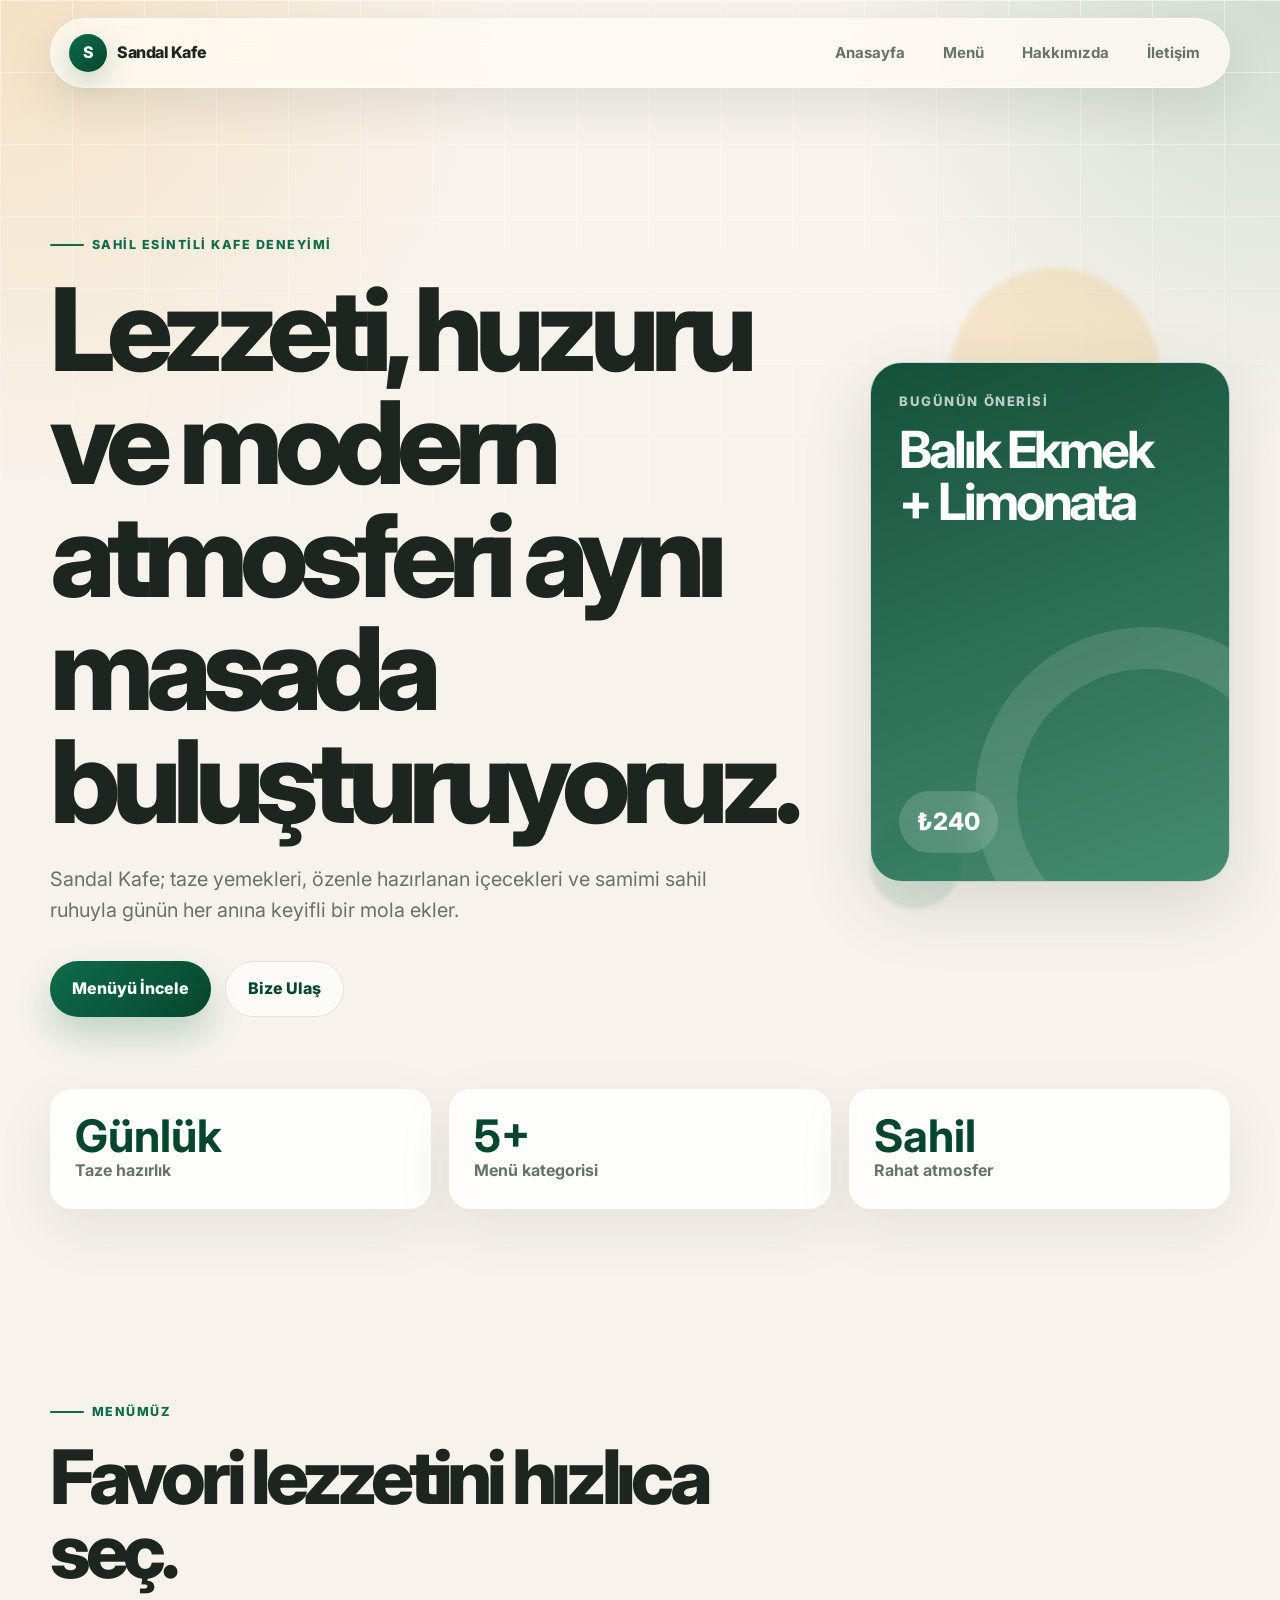
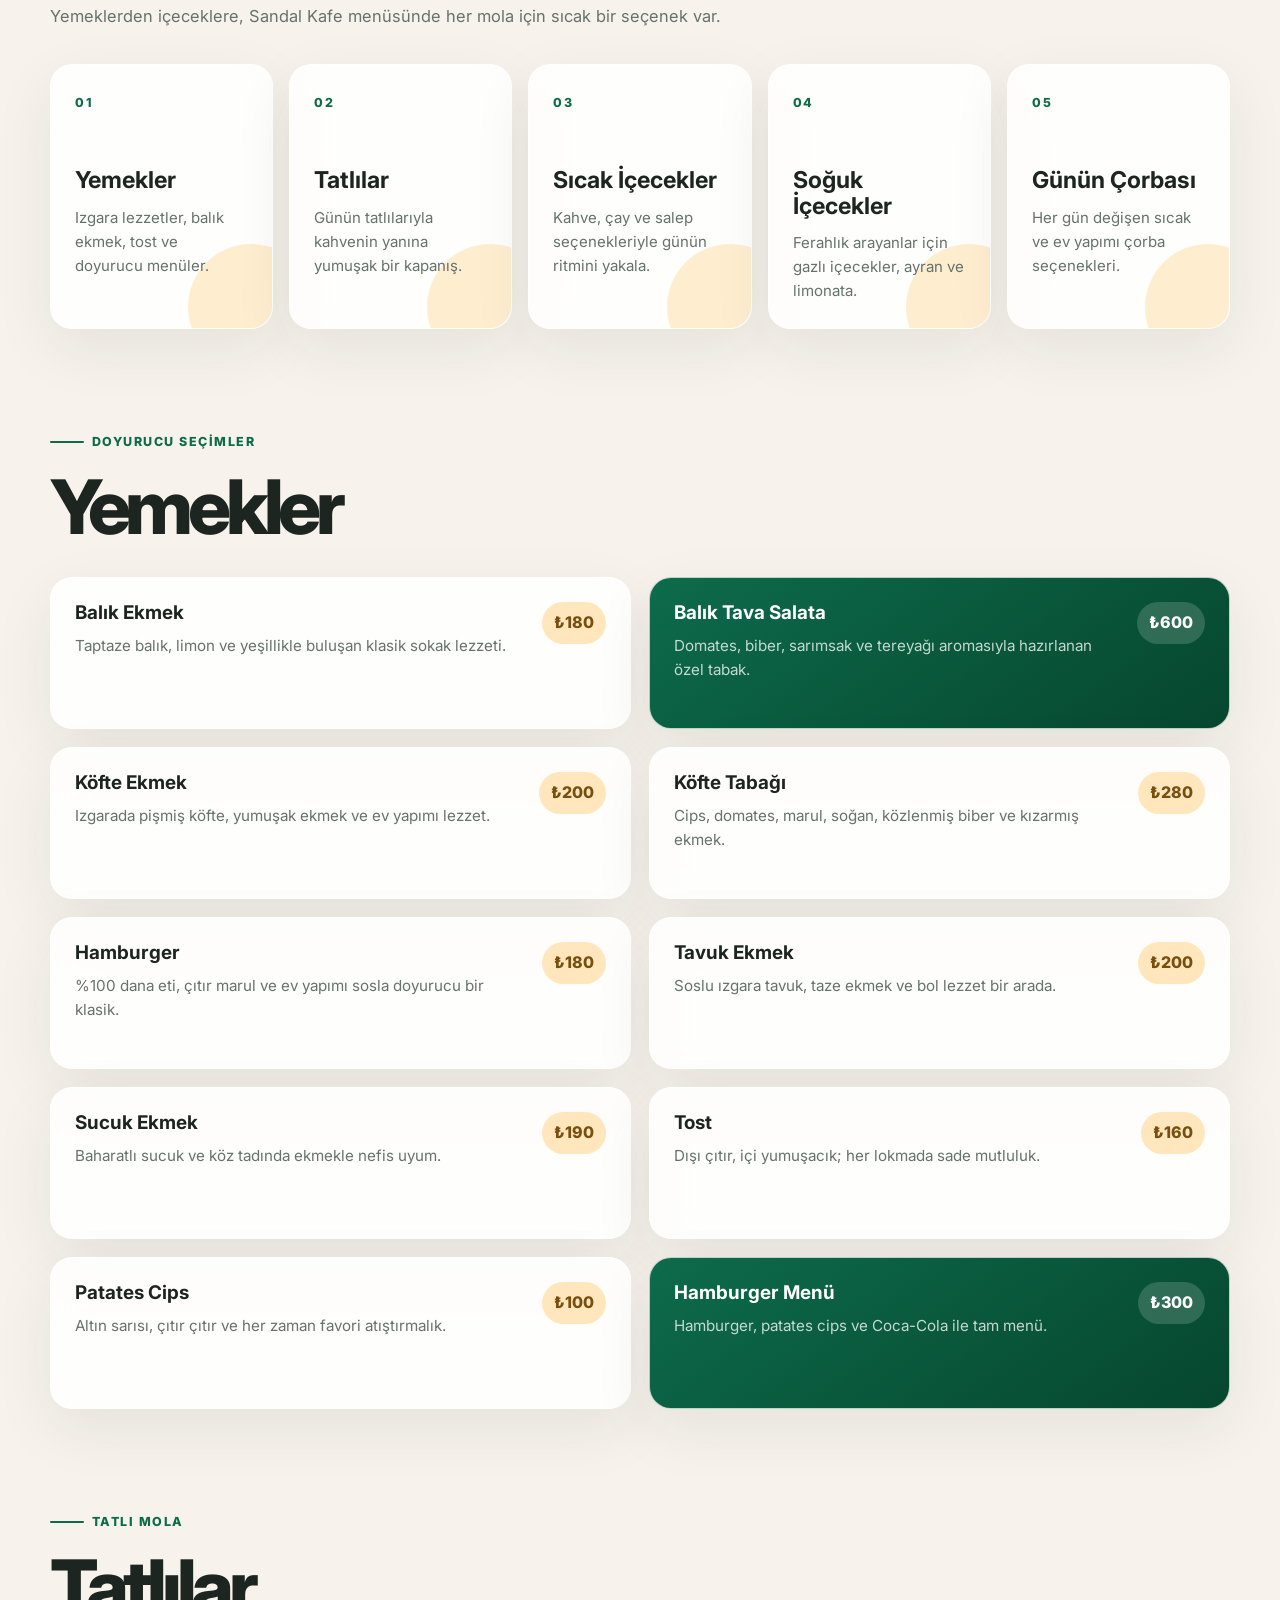
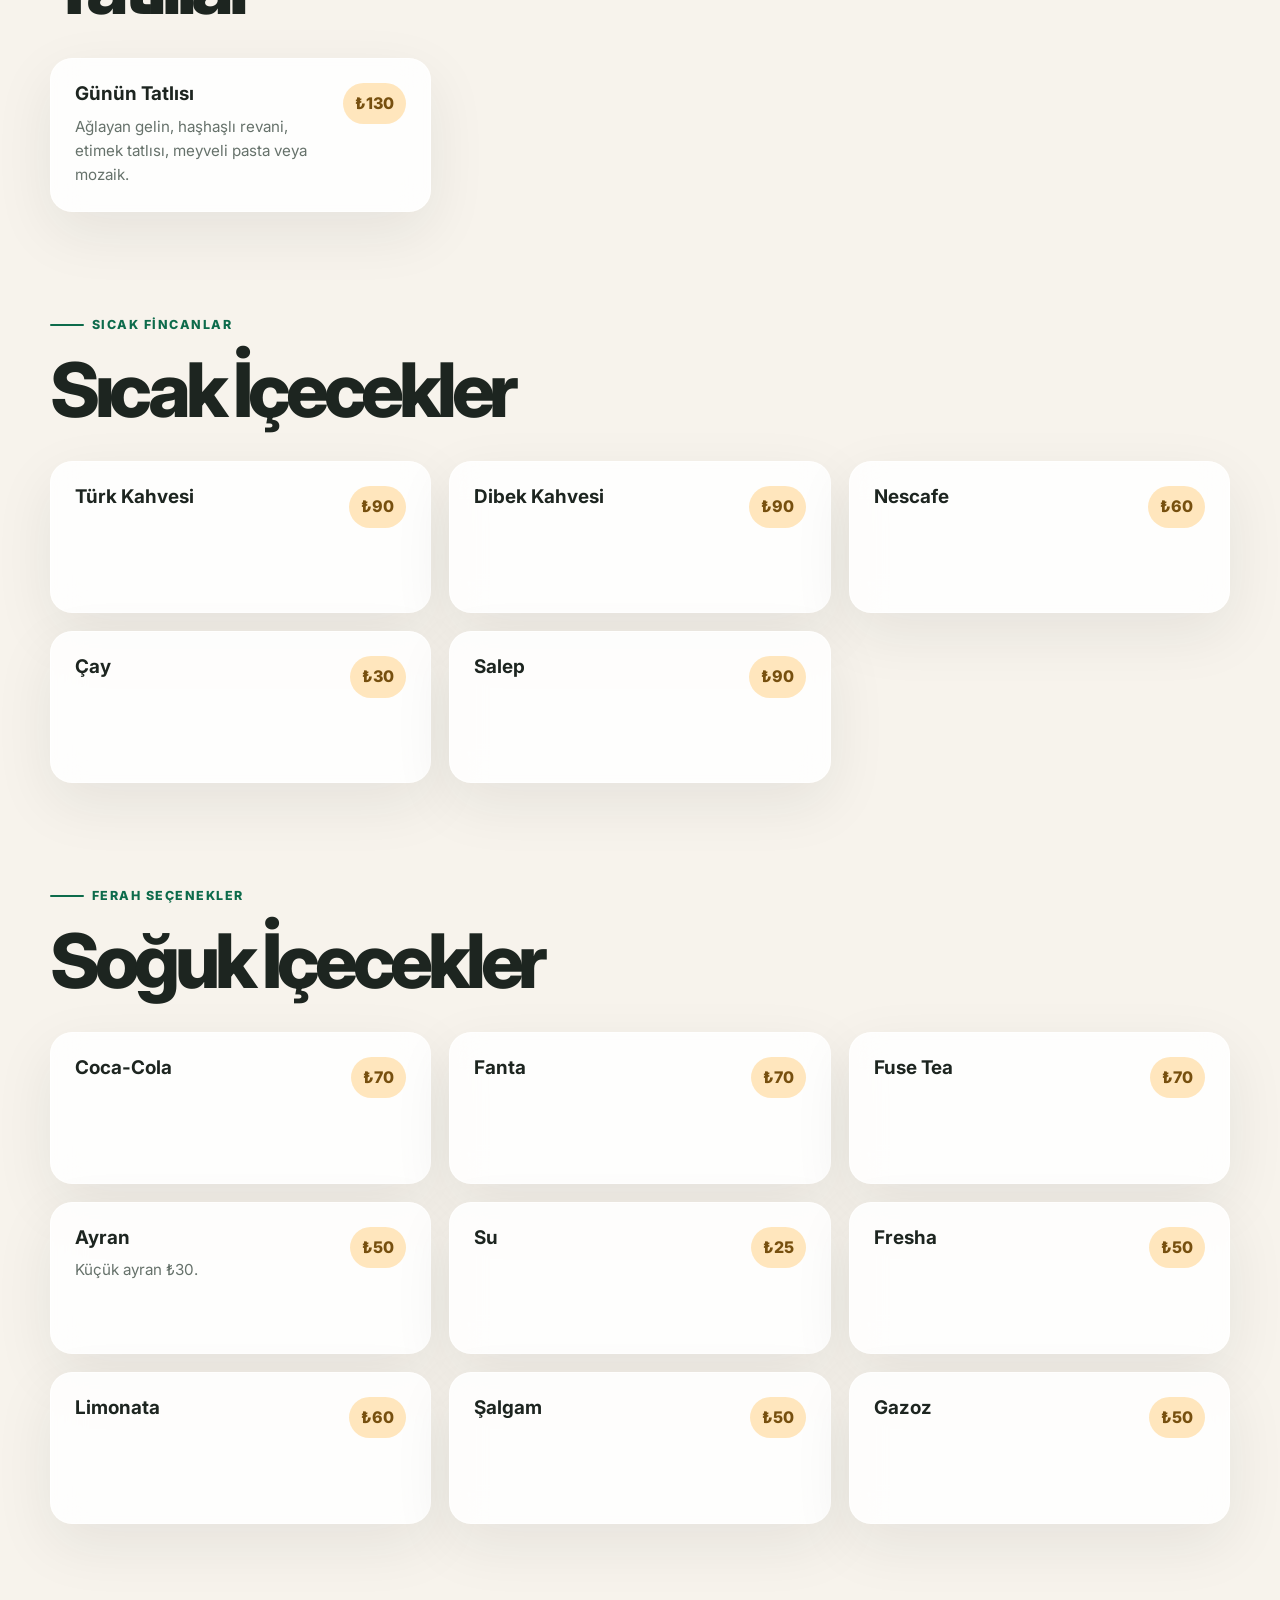
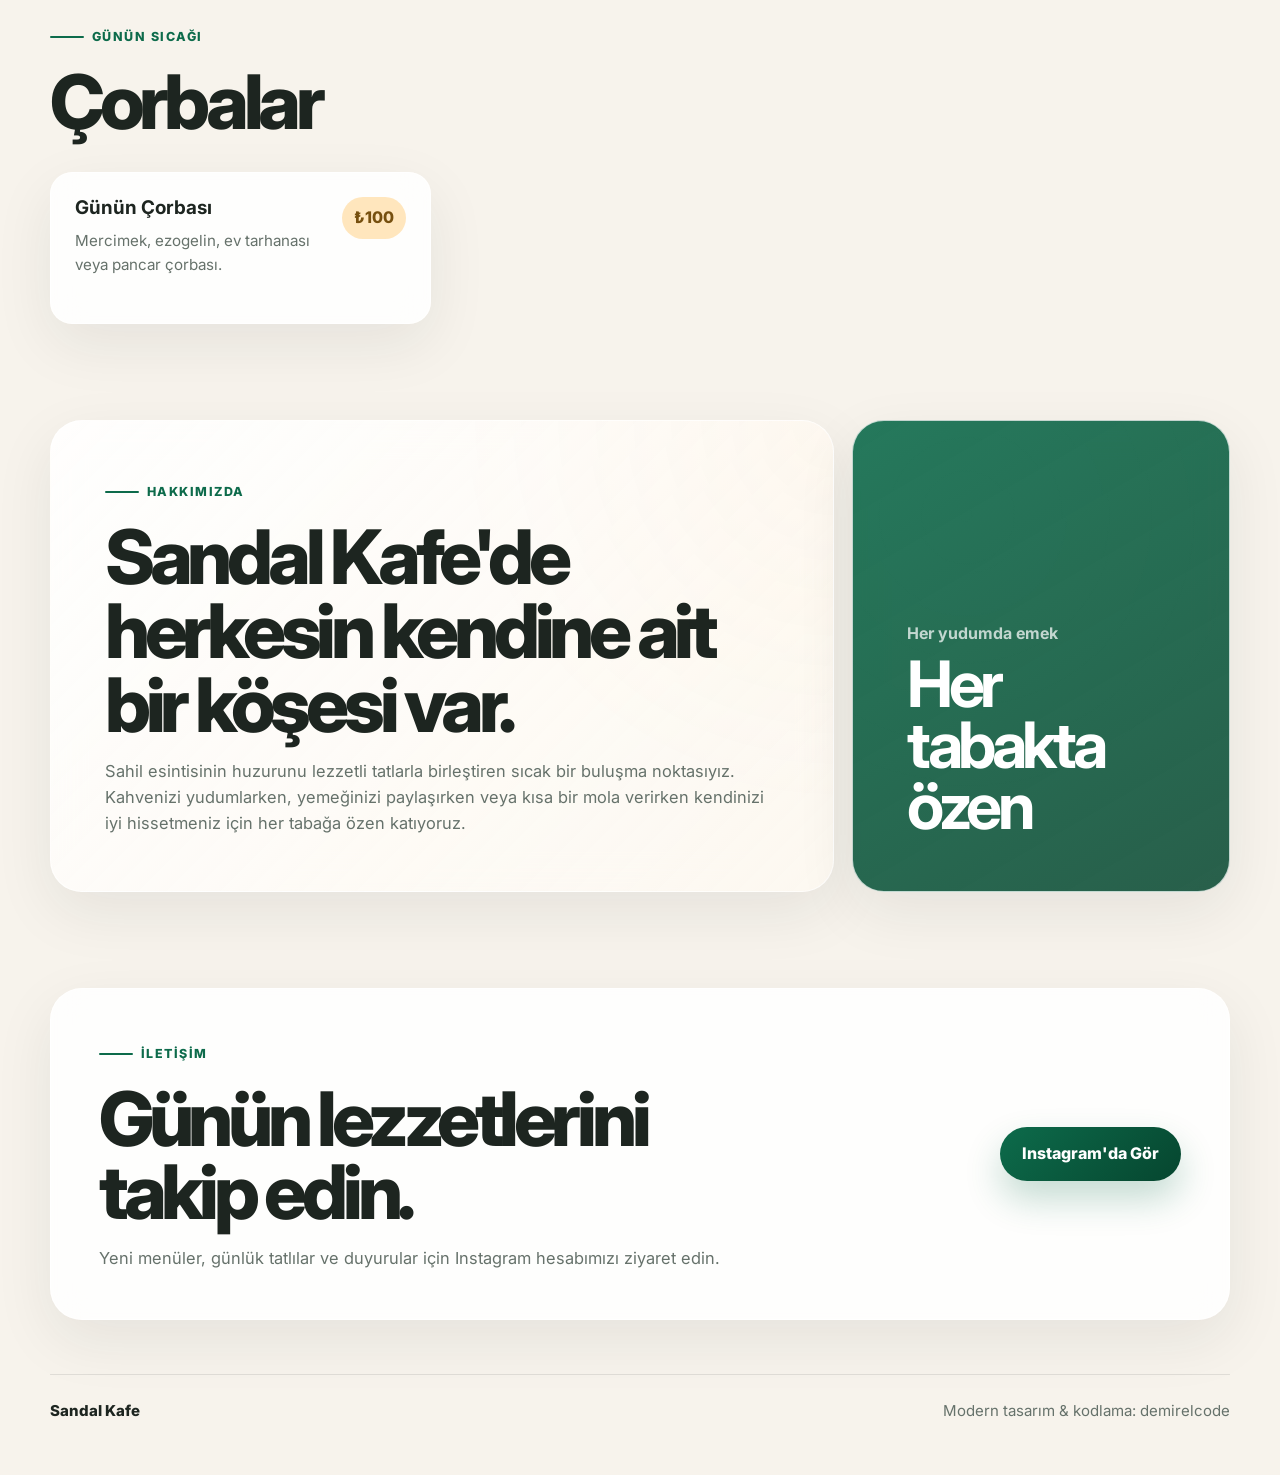
<file: index.html>
<!doctype html>
<html lang="tr">
  <head>
    <meta charset="UTF-8" />
    <meta name="viewport" content="width=device-width, initial-scale=1.0" />
    <meta
      name="description"
      content="Sandal Kafe'nin yemek, tatli, sicak ve soguk icecek menusu ile sahil esintili modern kafe deneyimi."
    />
    <title>Sandal Kafe | Modern Lezzet Duragi</title>
    <link rel="preconnect" href="https://fonts.googleapis.com" />
    <link rel="preconnect" href="https://fonts.gstatic.com" crossorigin />
    <link
      href="https://fonts.googleapis.com/css2?family=Inter:wght@400;500;600;700;800&display=swap"
      rel="stylesheet"
    />
    <link rel="stylesheet" href="style.css" />
  </head>
  <body>
    <header class="site-header">
      <nav class="navbar" aria-label="Ana navigasyon">
        <a class="logo" href="#hero" aria-label="Sandal Kafe ana sayfa">
          <span class="logo-mark">S</span>
          <span>Sandal Kafe</span>
        </a>

        <button
          class="nav-toggle"
          type="button"
          aria-label="Menüyü aç"
          aria-expanded="false"
        >
          <span></span>
          <span></span>
          <span></span>
        </button>

        <ul class="nav-links">
          <li><a href="#hero">Anasayfa</a></li>
          <li><a href="#menu">Menü</a></li>
          <li><a href="#hakkimizda">Hakkımızda</a></li>
          <li><a href="#contact">İletişim</a></li>
        </ul>
      </nav>
    </header>

    <main>
      <section id="hero" class="hero section-shell">
        <div class="hero-content">
          <span class="eyebrow">Sahil esintili kafe deneyimi</span>
          <h1>
            Lezzeti, huzuru ve modern atmosferi aynı masada buluşturuyoruz.
          </h1>
          <p>
            Sandal Kafe; taze yemekleri, özenle hazırlanan içecekleri ve samimi
            sahil ruhuyla günün her anına keyifli bir mola ekler.
          </p>

          <div class="hero-actions">
            <a class="btn btn-primary" href="#menu">Menüyü İncele</a>
            <a class="btn btn-secondary" href="#contact">Bize Ulaş</a>
          </div>
        </div>

        <aside class="hero-card" aria-label="Sandal Kafe öne çıkan bilgiler">
          <div>
            <span class="hero-card-label">Bugünün önerisi</span>
            <strong>Balık Ekmek + Limonata</strong>
          </div>
          <div class="hero-card-price">₺240</div>
        </aside>
      </section>

      <section class="stats section-shell" aria-label="Kafe özellikleri">
        <div class="stat-card">
          <strong>Günlük</strong><span>Taze hazırlık</span>
        </div>
        <div class="stat-card">
          <strong>5+</strong><span>Menü kategorisi</span>
        </div>
        <div class="stat-card">
          <strong>Sahil</strong><span>Rahat atmosfer</span>
        </div>
      </section>

      <section id="menu" class="menu-overview section-shell">
        <div class="section-heading">
          <span class="eyebrow">Menümüz</span>
          <h2>Favori lezzetini hızlıca seç.</h2>
          <p>
            Yemeklerden içeceklere, Sandal Kafe menüsünde her mola için sıcak
            bir seçenek var.
          </p>
        </div>

        <div class="category-grid">
          <a class="category-card" href="#yemekler"
            ><span>01</span>
            <h3>Yemekler</h3>
            <p>Izgara lezzetler, balık ekmek, tost ve doyurucu menüler.</p></a
          >
          <a class="category-card" href="#tatlilar"
            ><span>02</span>
            <h3>Tatlılar</h3>
            <p>Günün tatlılarıyla kahvenin yanına yumuşak bir kapanış.</p></a
          >
          <a class="category-card" href="#sicak-icecekler"
            ><span>03</span>
            <h3>Sıcak İçecekler</h3>
            <p>Kahve, çay ve salep seçenekleriyle günün ritmini yakala.</p></a
          >
          <a class="category-card" href="#soguk-icecekler"
            ><span>04</span>
            <h3>Soğuk İçecekler</h3>
            <p>
              Ferahlık arayanlar için gazlı içecekler, ayran ve limonata.
            </p></a
          >
          <a class="category-card" href="#corbalar"
            ><span>05</span>
            <h3>Günün Çorbası</h3>
            <p>Her gün değişen sıcak ve ev yapımı çorba seçenekleri.</p></a
          >
        </div>
      </section>

      <section id="yemekler" class="menu-section section-shell">
        <div class="section-heading">
          <span class="eyebrow">Doyurucu seçimler</span>
          <h2>Yemekler</h2>
        </div>
        <div class="menu-grid">
          <article class="menu-card">
            <div>
              <h3>Balık Ekmek</h3>
              <p>
                Taptaze balık, limon ve yeşillikle buluşan klasik sokak lezzeti.
              </p>
            </div>
            <span>₺180</span>
          </article>
          <article class="menu-card featured">
            <div>
              <h3>Balık Tava Salata</h3>
              <p>
                Domates, biber, sarımsak ve tereyağı aromasıyla hazırlanan özel
                tabak.
              </p>
            </div>
            <span>₺600</span>
          </article>
          <article class="menu-card">
            <div>
              <h3>Köfte Ekmek</h3>
              <p>Izgarada pişmiş köfte, yumuşak ekmek ve ev yapımı lezzet.</p>
            </div>
            <span>₺200</span>
          </article>
          <article class="menu-card">
            <div>
              <h3>Köfte Tabağı</h3>
              <p>
                Cips, domates, marul, soğan, közlenmiş biber ve kızarmış ekmek.
              </p>
            </div>
            <span>₺280</span>
          </article>
          <article class="menu-card">
            <div>
              <h3>Hamburger</h3>
              <p>
                %100 dana eti, çıtır marul ve ev yapımı sosla doyurucu bir
                klasik.
              </p>
            </div>
            <span>₺180</span>
          </article>
          <article class="menu-card">
            <div>
              <h3>Tavuk Ekmek</h3>
              <p>Soslu ızgara tavuk, taze ekmek ve bol lezzet bir arada.</p>
            </div>
            <span>₺200</span>
          </article>
          <article class="menu-card">
            <div>
              <h3>Sucuk Ekmek</h3>
              <p>Baharatlı sucuk ve köz tadında ekmekle nefis uyum.</p>
            </div>
            <span>₺190</span>
          </article>
          <article class="menu-card">
            <div>
              <h3>Tost</h3>
              <p>Dışı çıtır, içi yumuşacık; her lokmada sade mutluluk.</p>
            </div>
            <span>₺160</span>
          </article>
          <article class="menu-card">
            <div>
              <h3>Patates Cips</h3>
              <p>Altın sarısı, çıtır çıtır ve her zaman favori atıştırmalık.</p>
            </div>
            <span>₺100</span>
          </article>
          <article class="menu-card featured">
            <div>
              <h3>Hamburger Menü</h3>
              <p>Hamburger, patates cips ve Coca-Cola ile tam menü.</p>
            </div>
            <span>₺300</span>
          </article>
        </div>
      </section>

      <section id="tatlilar" class="menu-section section-shell">
        <div class="section-heading">
          <span class="eyebrow">Tatlı mola</span>
          <h2>Tatlılar</h2>
        </div>
        <div class="menu-grid compact">
          <article class="menu-card">
            <div>
              <h3>Günün Tatlısı</h3>
              <p>
                Ağlayan gelin, haşhaşlı revani, etimek tatlısı, meyveli pasta
                veya mozaik.
              </p>
            </div>
            <span>₺130</span>
          </article>
        </div>
      </section>

      <section id="sicak-icecekler" class="menu-section section-shell">
        <div class="section-heading">
          <span class="eyebrow">Sıcak fincanlar</span>
          <h2>Sıcak İçecekler</h2>
        </div>
        <div class="menu-grid compact">
          <article class="menu-card">
            <h3>Türk Kahvesi</h3>
            <span>₺90</span>
          </article>
          <article class="menu-card">
            <h3>Dibek Kahvesi</h3>
            <span>₺90</span>
          </article>
          <article class="menu-card">
            <h3>Nescafe</h3>
            <span>₺60</span>
          </article>
          <article class="menu-card">
            <h3>Çay</h3>
            <span>₺30</span>
          </article>
          <article class="menu-card">
            <h3>Salep</h3>
            <span>₺90</span>
          </article>
        </div>
      </section>

      <section id="soguk-icecekler" class="menu-section section-shell">
        <div class="section-heading">
          <span class="eyebrow">Ferah seçenekler</span>
          <h2>Soğuk İçecekler</h2>
        </div>
        <div class="menu-grid compact">
          <article class="menu-card">
            <h3>Coca-Cola</h3>
            <span>₺70</span>
          </article>
          <article class="menu-card">
            <h3>Fanta</h3>
            <span>₺70</span>
          </article>
          <article class="menu-card">
            <h3>Fuse Tea</h3>
            <span>₺70</span>
          </article>
          <article class="menu-card">
            <div>
              <h3>Ayran</h3>
              <p>Küçük ayran ₺30.</p>
            </div>
            <span>₺50</span>
          </article>
          <article class="menu-card">
            <h3>Su</h3>
            <span>₺25</span>
          </article>
          <article class="menu-card">
            <h3>Fresha</h3>
            <span>₺50</span>
          </article>
          <article class="menu-card">
            <h3>Limonata</h3>
            <span>₺60</span>
          </article>
          <article class="menu-card">
            <h3>Şalgam</h3>
            <span>₺50</span>
          </article>
          <article class="menu-card">
            <h3>Gazoz</h3>
            <span>₺50</span>
          </article>
        </div>
      </section>

      <section id="corbalar" class="menu-section section-shell">
        <div class="section-heading">
          <span class="eyebrow">Günün sıcağı</span>
          <h2>Çorbalar</h2>
        </div>
        <div class="menu-grid compact">
          <article class="menu-card">
            <div>
              <h3>Günün Çorbası</h3>
              <p>Mercimek, ezogelin, ev tarhanası veya pancar çorbası.</p>
            </div>
            <span>₺100</span>
          </article>
        </div>
      </section>

      <section id="hakkimizda" class="about section-shell">
        <div class="about-panel">
          <span class="eyebrow">Hakkımızda</span>
          <h2>Sandal Kafe'de herkesin kendine ait bir köşesi var.</h2>
          <p>
            Sahil esintisinin huzurunu lezzetli tatlarla birleştiren sıcak bir
            buluşma noktasıyız. Kahvenizi yudumlarken, yemeğinizi paylaşırken
            veya kısa bir mola verirken kendinizi iyi hissetmeniz için her
            tabağa özen katıyoruz.
          </p>
        </div>
        <div class="about-highlight">
          <span>Her yudumda emek</span><strong>Her tabakta özen</strong>
        </div>
      </section>

      <section id="contact" class="contact section-shell">
        <div>
          <span class="eyebrow">İletişim</span>
          <h2>Günün lezzetlerini takip edin.</h2>
          <p>
            Yeni menüler, günlük tatlılar ve duyurular için Instagram hesabımızı
            ziyaret edin.
          </p>
        </div>
        <a
          class="instagram-button"
          href="https://www.instagram.com/sandallkafe?igsh=MWJ5cDRxMmExMjQycA=="
          target="_blank"
          rel="noreferrer"
          >Instagram'da Gör</a
        >
      </section>
    </main>

    <footer class="footer">
      <span class="footer-logo">Sandal Kafe</span>
      <span>Modern tasarım & kodlama: demirelcode</span>
    </footer>

    <script>
      const navToggle = document.querySelector(".nav-toggle");
      const navLinks = document.querySelector(".nav-links");

      navToggle.addEventListener("click", () => {
        const isOpen = navLinks.classList.toggle("active");
        navToggle.setAttribute("aria-expanded", isOpen);
      });

      navLinks.querySelectorAll("a").forEach((link) => {
        link.addEventListener("click", () => {
          navLinks.classList.remove("active");
          navToggle.setAttribute("aria-expanded", "false");
        });
      });
    </script>
  </body>
</html>
</file>
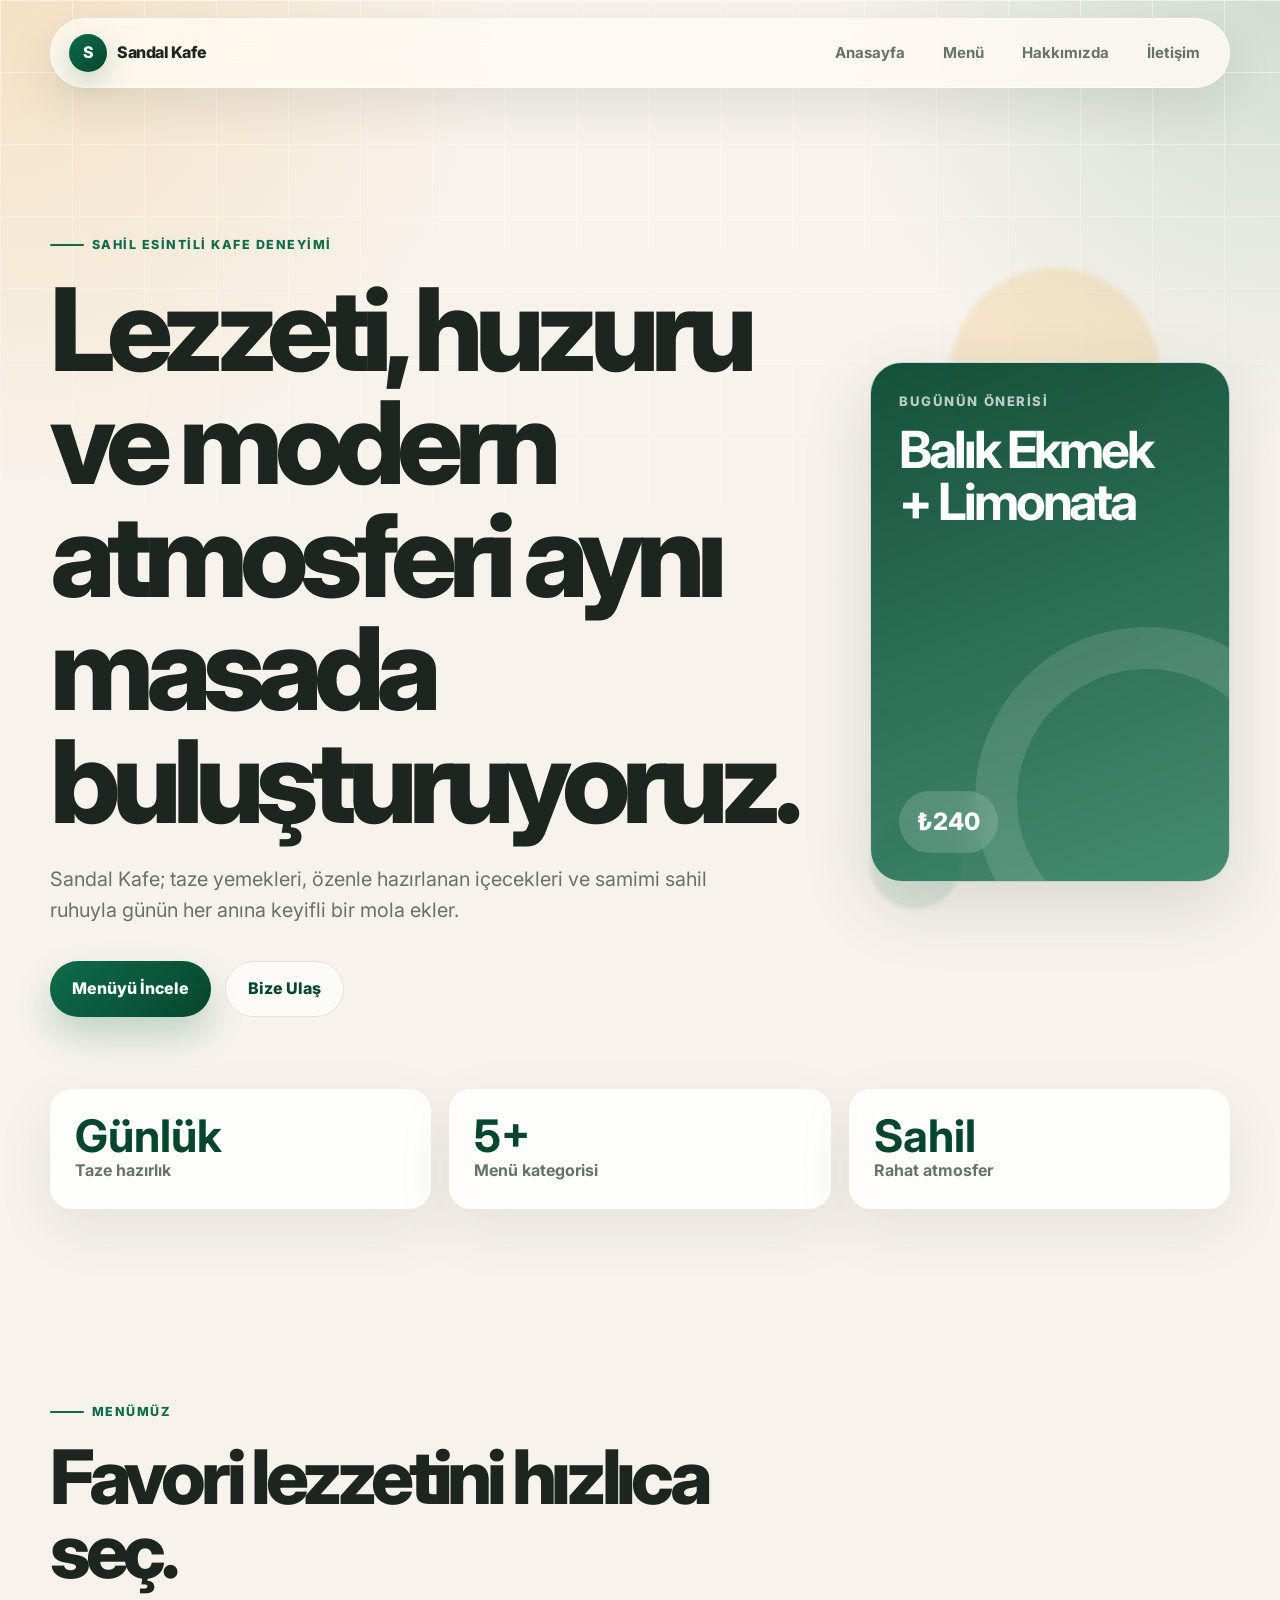
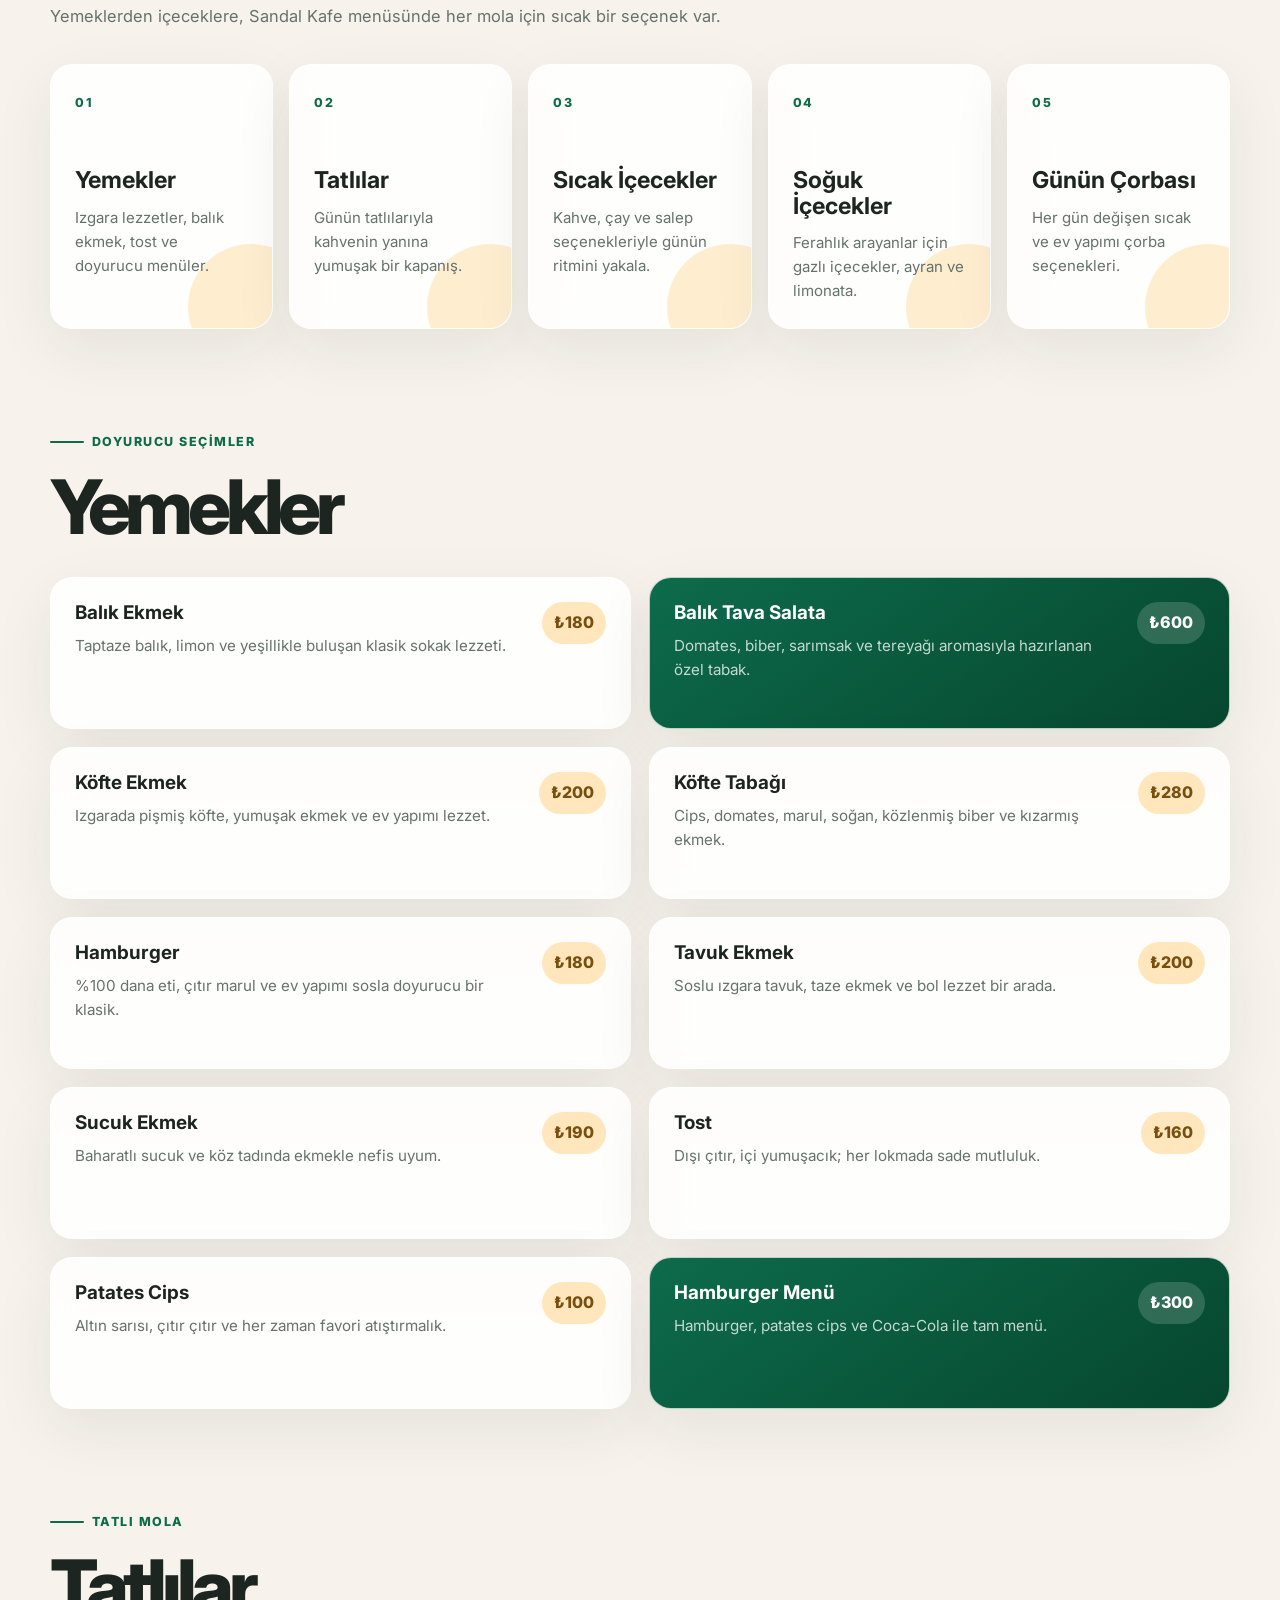
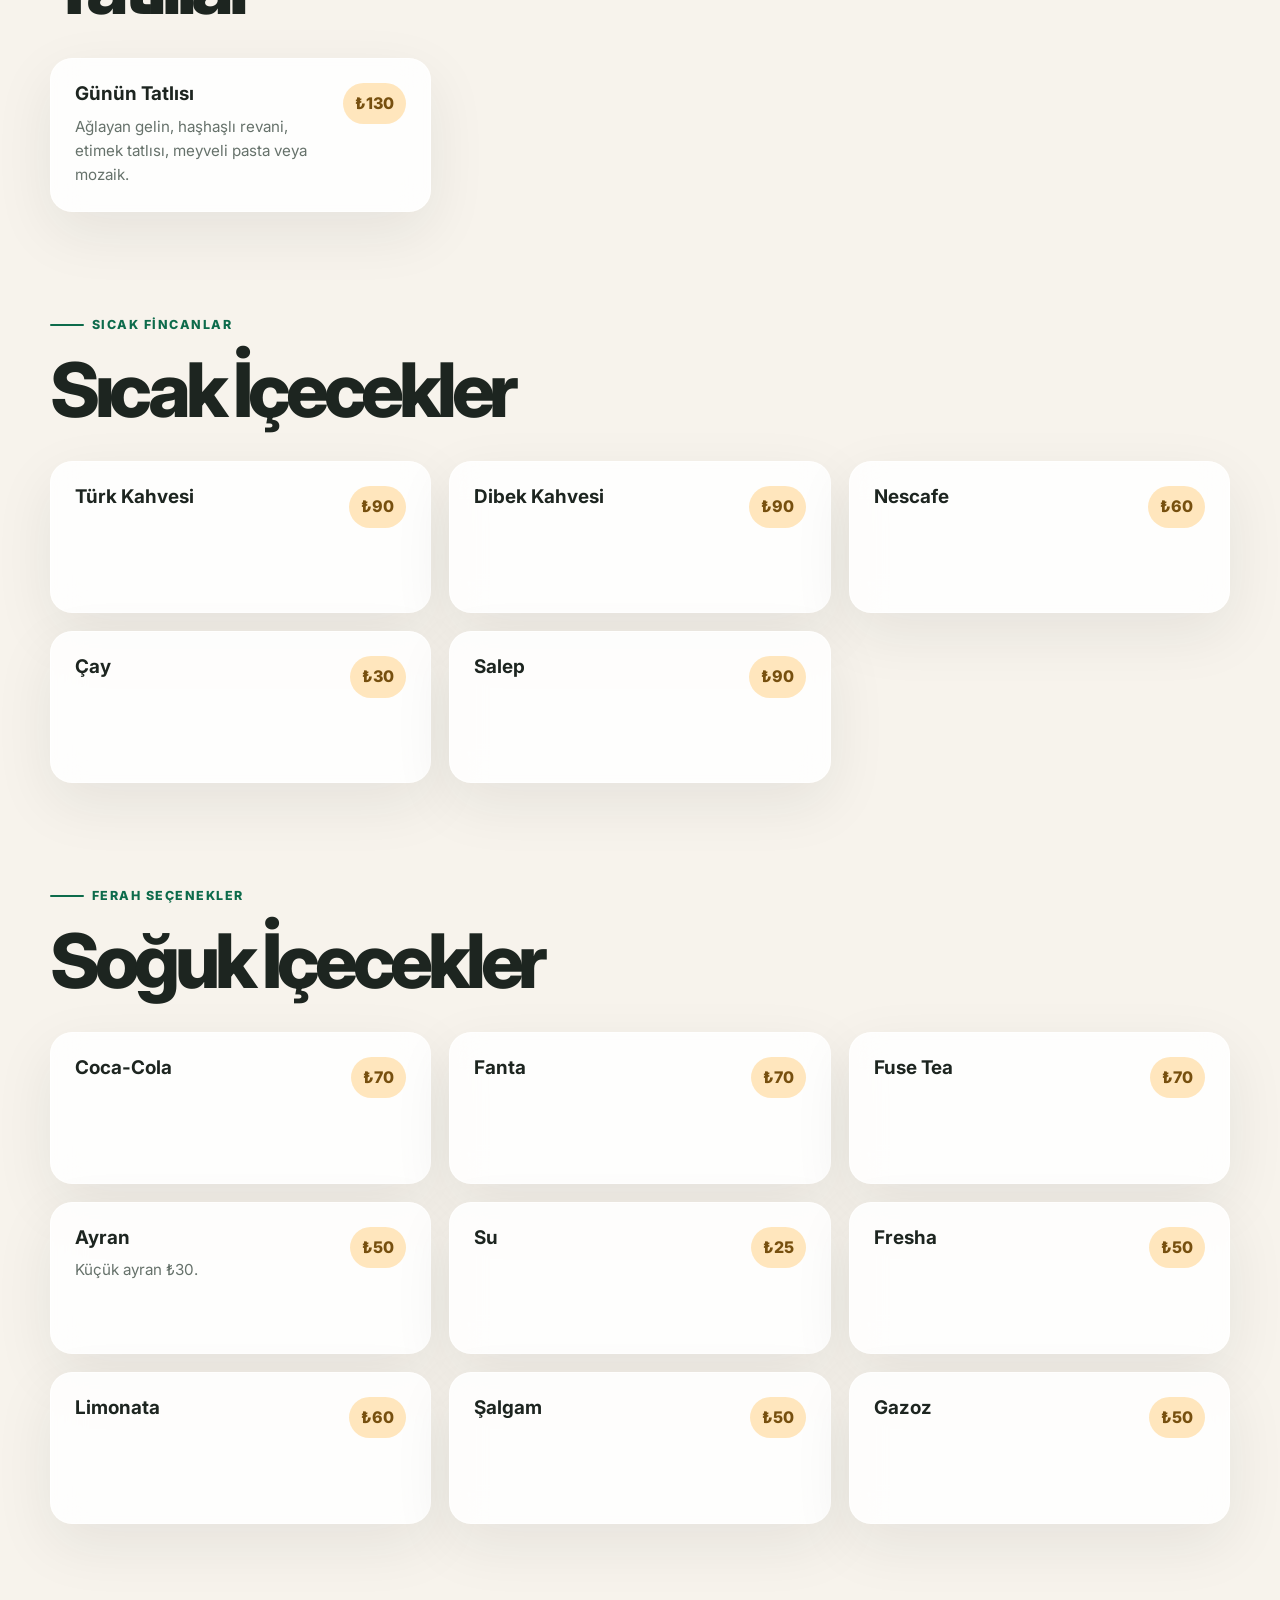
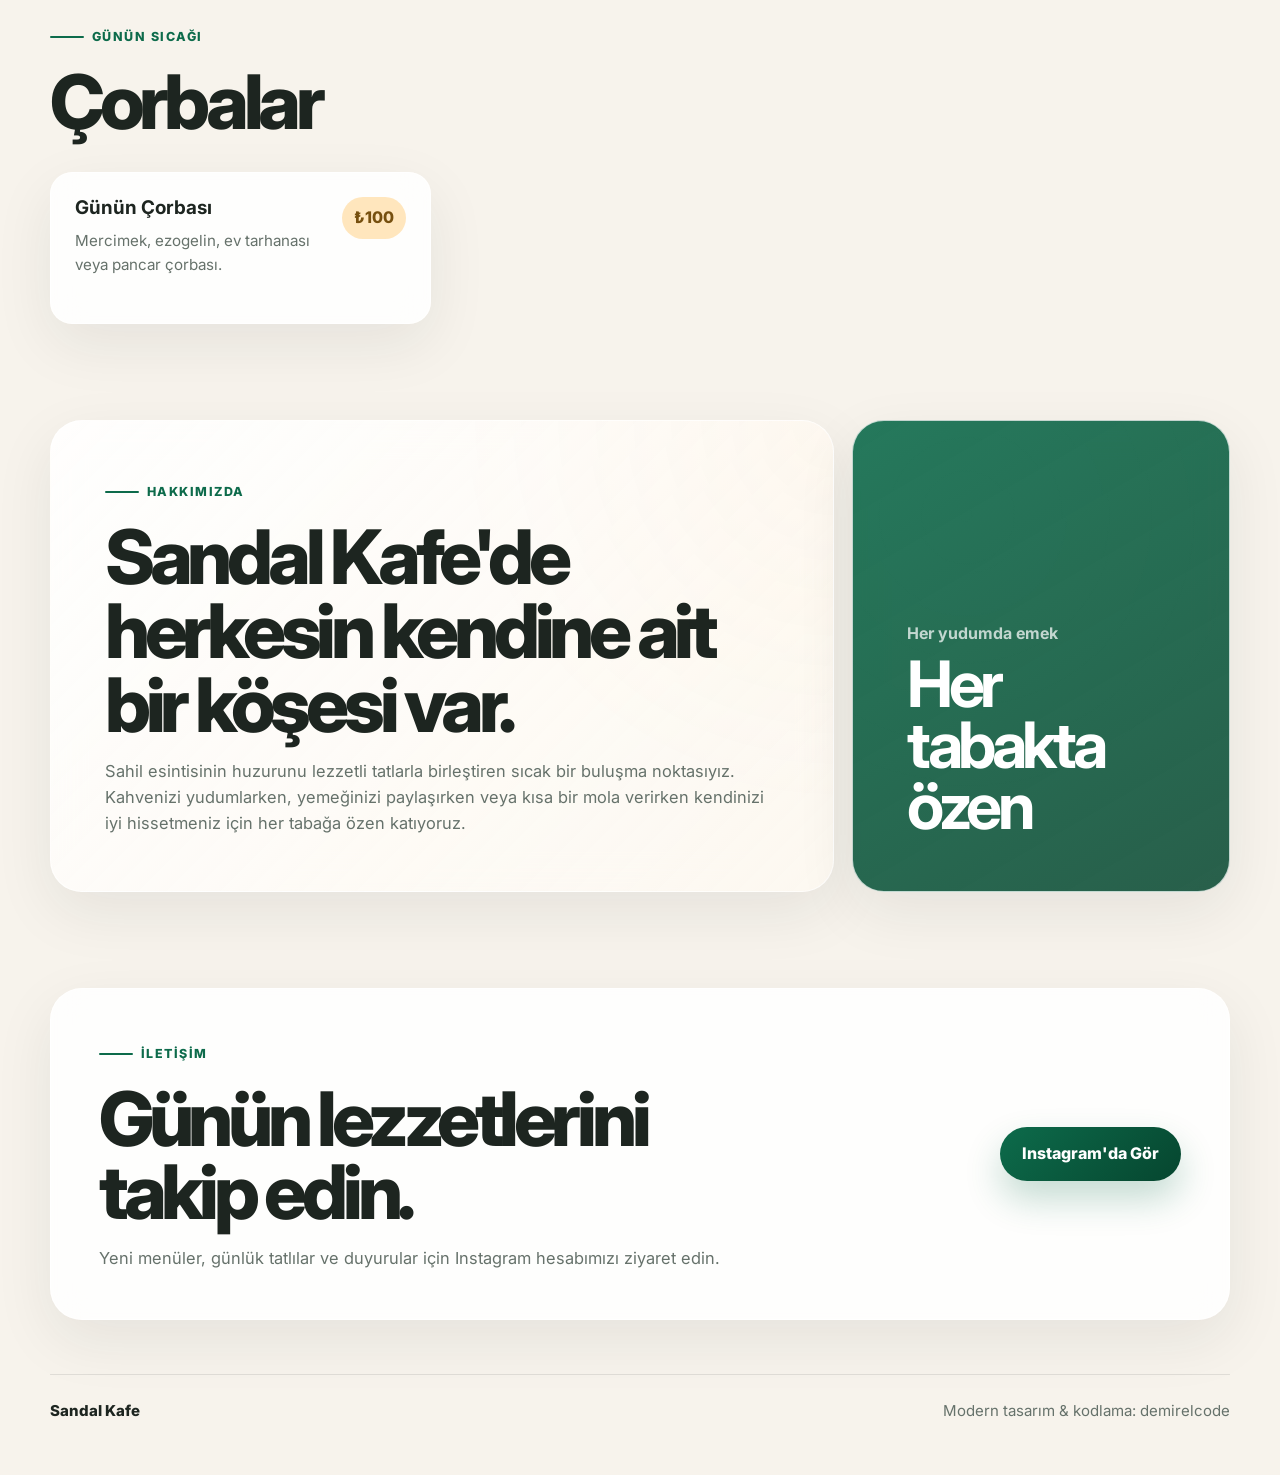
<file: site--taslak/index.html>
<!doctype html>
<html lang="tr">
  <head>
    <meta charset="UTF-8" />
    <meta name="viewport" content="width=device-width, initial-scale=1.0" />
    <meta http-equiv="refresh" content="0; url=../index.html" />
    <title>Sandal Kafe | Modern Site</title>
    <link rel="canonical" href="../index.html" />
    <link rel="stylesheet" href="style.css" />
  </head>
  <body>
    <main class="draft-redirect">
      <span>Sandal Kafe</span>
      <h1>Modern site hazır.</h1>
      <p>Bu taslak sayfa, güncellenen modern ana sayfaya yönlendiriliyor.</p>
      <a href="../index.html">Modern siteyi aç</a>
    </main>
  </body>
</html>
</file>
<file: style.css>
:root {
  --bg: #f7f3ec;
  --bg-soft: #fffaf2;
  --surface: rgba(255, 255, 255, 0.86);
  --ink: #1d2520;
  --muted: #66726b;
  --brand: #0d6b4b;
  --brand-dark: #06462f;
  --accent-soft: #ffe6bd;
  --line: rgba(29, 37, 32, 0.1);
  --shadow: 0 24px 70px rgba(35, 48, 41, 0.14);
  --radius-lg: 32px;
  --radius-md: 22px;
  --max-width: 1180px;
}

* {
  box-sizing: border-box;
  margin: 0;
  padding: 0;
}

html {
  scroll-behavior: smooth;
  scroll-padding-top: 110px;
}

body {
  min-height: 100vh;
  background:
    radial-gradient(
      circle at top left,
      rgba(240, 179, 90, 0.28),
      transparent 32rem
    ),
    radial-gradient(
      circle at top right,
      rgba(13, 107, 75, 0.16),
      transparent 28rem
    ),
    var(--bg);
  color: var(--ink);
  font-family:
    "Inter",
    system-ui,
    -apple-system,
    BlinkMacSystemFont,
    "Segoe UI",
    sans-serif;
  line-height: 1.6;
}

body::before {
  content: "";
  position: fixed;
  inset: 0;
  z-index: -1;
  background-image:
    linear-gradient(rgba(255, 255, 255, 0.5) 1px, transparent 1px),
    linear-gradient(90deg, rgba(255, 255, 255, 0.5) 1px, transparent 1px);
  background-size: 72px 72px;
  mask-image: linear-gradient(to bottom, black, transparent 72%);
}

.site-header {
  position: sticky;
  top: 0;
  z-index: 20;
  padding: 18px clamp(16px, 4vw, 42px) 0;
}

.navbar {
  display: flex;
  align-items: center;
  justify-content: space-between;
  gap: 24px;
  width: min(100%, var(--max-width));
  margin: 0 auto;
  padding: 12px 14px 12px 18px;
  border: 1px solid rgba(255, 255, 255, 0.7);
  border-radius: 999px;
  background: rgba(255, 250, 242, 0.82);
  box-shadow: 0 18px 50px rgba(29, 37, 32, 0.1);
  backdrop-filter: blur(18px);
}

.logo,
.nav-links a,
.btn,
.category-card,
.instagram-button {
  text-decoration: none;
}

.logo {
  display: inline-flex;
  align-items: center;
  gap: 10px;
  color: inherit;
  font-size: 1rem;
  font-weight: 800;
  letter-spacing: -0.03em;
}

.logo-mark {
  display: grid;
  width: 38px;
  height: 38px;
  place-items: center;
  border-radius: 50%;
  background: linear-gradient(135deg, var(--brand), var(--brand-dark));
  color: #fff;
  box-shadow: 0 10px 28px rgba(13, 107, 75, 0.25);
}

.nav-links {
  display: flex;
  align-items: center;
  gap: 8px;
  list-style: none;
}

.nav-links a {
  display: inline-flex;
  padding: 10px 15px;
  border-radius: 999px;
  color: var(--muted);
  font-size: 0.94rem;
  font-weight: 700;
  transition: 0.25s ease;
}

.nav-links a:hover,
.nav-links a:focus-visible {
  background: rgba(13, 107, 75, 0.1);
  color: var(--brand-dark);
  outline: none;
}

.nav-toggle {
  display: none;
  width: 44px;
  height: 44px;
  place-items: center;
  border: 0;
  border-radius: 50%;
  background: var(--brand);
  cursor: pointer;
}

.nav-toggle span {
  display: block;
  width: 18px;
  height: 2px;
  margin: 3px 0;
  border-radius: 999px;
  background: #fff;
}

.section-shell {
  width: min(calc(100% - 32px), var(--max-width));
  margin: 0 auto;
}

.hero {
  position: relative;
  display: grid;
  grid-template-columns: minmax(0, 1fr) 360px;
  gap: clamp(28px, 5vw, 64px);
  align-items: center;
  min-height: calc(100vh - 90px);
  padding: clamp(70px, 12vw, 140px) 0 72px;
}

.hero::before,
.hero::after {
  content: "";
  position: absolute;
  border-radius: 999px;
  filter: blur(2px);
  opacity: 0.9;
  pointer-events: none;
}

.hero::before {
  right: 70px;
  top: 18%;
  width: 210px;
  height: 210px;
  background: rgba(240, 179, 90, 0.24);
}

.hero::after {
  right: 270px;
  bottom: 18%;
  width: 90px;
  height: 90px;
  background: rgba(13, 107, 75, 0.12);
}

.hero-content,
.hero-card,
.category-card p {
  position: relative;
  z-index: 1;
}

.eyebrow {
  display: inline-flex;
  align-items: center;
  gap: 8px;
  margin-bottom: 18px;
  color: var(--brand);
  font-size: 0.78rem;
  font-weight: 800;
  letter-spacing: 0.12em;
  text-transform: uppercase;
}

.eyebrow::before {
  content: "";
  width: 34px;
  height: 2px;
  border-radius: 999px;
  background: currentColor;
}

.hero h1,
.section-heading h2,
.about h2,
.contact h2 {
  color: var(--ink);
  font-weight: 800;
  letter-spacing: -0.07em;
  line-height: 0.98;
}

.hero h1 {
  max-width: 850px;
  font-size: clamp(3.1rem, 9vw, 7.8rem);
}

.hero p {
  max-width: 680px;
  margin-top: 26px;
  color: var(--muted);
  font-size: clamp(1rem, 2vw, 1.24rem);
}

.hero-actions {
  display: flex;
  flex-wrap: wrap;
  gap: 14px;
  margin-top: 34px;
}

.btn,
.instagram-button {
  display: inline-flex;
  align-items: center;
  justify-content: center;
  min-height: 52px;
  padding: 14px 22px;
  border-radius: 999px;
  color: inherit;
  font-weight: 800;
  transition:
    transform 0.25s ease,
    box-shadow 0.25s ease,
    background 0.25s ease;
}

.btn:hover,
.instagram-button:hover {
  transform: translateY(-3px);
}

.btn-primary,
.instagram-button {
  background: linear-gradient(135deg, var(--brand), var(--brand-dark));
  color: #fff;
  box-shadow: 0 18px 36px rgba(13, 107, 75, 0.24);
}

.btn-secondary {
  border: 1px solid var(--line);
  background: rgba(255, 255, 255, 0.62);
  color: var(--brand-dark);
}

.hero-card {
  display: grid;
  gap: 130px;
  min-height: 520px;
  padding: 28px;
  border: 1px solid rgba(255, 255, 255, 0.72);
  border-radius: var(--radius-lg);
  background:
    linear-gradient(160deg, rgba(6, 70, 47, 0.94), rgba(13, 107, 75, 0.76)),
    radial-gradient(
      circle at 30% 20%,
      rgba(255, 255, 255, 0.32),
      transparent 20rem
    );
  color: #fff;
  box-shadow: var(--shadow);
  overflow: hidden;
}

.hero-card::before {
  content: "";
  position: absolute;
  right: -90px;
  bottom: -90px;
  width: 260px;
  height: 260px;
  border: 42px solid rgba(255, 255, 255, 0.12);
  border-radius: 50%;
}

.hero-card-label {
  display: block;
  margin-bottom: 12px;
  color: rgba(255, 255, 255, 0.7);
  font-size: 0.82rem;
  font-weight: 800;
  letter-spacing: 0.12em;
  text-transform: uppercase;
}

.hero-card strong {
  display: block;
  max-width: 260px;
  font-size: clamp(2rem, 4vw, 3.2rem);
  line-height: 1;
  letter-spacing: -0.06em;
}

.hero-card-price {
  justify-self: start;
  align-self: end;
  padding: 12px 18px;
  border-radius: 999px;
  background: rgba(255, 255, 255, 0.16);
  font-size: 1.5rem;
  font-weight: 800;
  backdrop-filter: blur(12px);
}

.stats {
  display: grid;
  grid-template-columns: repeat(3, 1fr);
  gap: 18px;
  margin-bottom: 90px;
}

.stat-card,
.category-card,
.menu-card,
.about-panel,
.about-highlight,
.contact {
  border: 1px solid rgba(255, 255, 255, 0.72);
  background: var(--surface);
  box-shadow: 0 20px 60px rgba(29, 37, 32, 0.08);
  backdrop-filter: blur(16px);
}

.stat-card {
  padding: 24px;
  border-radius: var(--radius-md);
}

.stat-card strong {
  display: block;
  color: var(--brand-dark);
  font-size: clamp(1.7rem, 4vw, 2.8rem);
  line-height: 1;
}

.stat-card span {
  color: var(--muted);
  font-weight: 700;
}

.menu-overview,
.menu-section,
.about,
.contact {
  padding: 96px 0 0;
}

.section-heading {
  max-width: 720px;
  margin-bottom: 34px;
}

.section-heading h2,
.about h2,
.contact h2 {
  font-size: clamp(2.35rem, 6vw, 4.7rem);
}

.section-heading p,
.about p,
.contact p {
  margin-top: 16px;
  color: var(--muted);
  font-size: 1.03rem;
}

.category-grid {
  display: grid;
  grid-template-columns: repeat(5, minmax(0, 1fr));
  gap: 16px;
}

.category-card {
  position: relative;
  min-height: 250px;
  padding: 24px;
  border-radius: var(--radius-md);
  color: inherit;
  overflow: hidden;
  transition:
    transform 0.25s ease,
    box-shadow 0.25s ease;
}

.category-card::after {
  content: "";
  position: absolute;
  right: -42px;
  bottom: -42px;
  width: 126px;
  height: 126px;
  border-radius: 50%;
  background: var(--accent-soft);
  opacity: 0.72;
}

.category-card:hover {
  transform: translateY(-8px);
  box-shadow: 0 28px 70px rgba(29, 37, 32, 0.14);
}

.category-card span {
  color: var(--brand);
  font-size: 0.78rem;
  font-weight: 800;
  letter-spacing: 0.14em;
}

.category-card h3 {
  margin-top: 54px;
  font-size: 1.45rem;
  line-height: 1.1;
}

.category-card p {
  margin-top: 12px;
  color: var(--muted);
  font-size: 0.94rem;
}

.menu-grid {
  display: grid;
  grid-template-columns: repeat(2, minmax(0, 1fr));
  gap: 18px;
}

.menu-grid.compact {
  grid-template-columns: repeat(3, minmax(0, 1fr));
}

.menu-card {
  display: flex;
  align-items: flex-start;
  justify-content: space-between;
  gap: 18px;
  min-height: 152px;
  padding: 24px;
  border-radius: var(--radius-md);
  transition:
    transform 0.25s ease,
    box-shadow 0.25s ease,
    border-color 0.25s ease;
}

.menu-card:hover {
  transform: translateY(-5px);
  border-color: rgba(13, 107, 75, 0.22);
  box-shadow: 0 26px 65px rgba(29, 37, 32, 0.13);
}

.menu-card.featured {
  background: linear-gradient(145deg, var(--brand), var(--brand-dark));
  color: #fff;
}

.menu-card h3 {
  font-size: 1.18rem;
  line-height: 1.2;
}

.menu-card p {
  margin-top: 9px;
  color: var(--muted);
  font-size: 0.95rem;
}

.menu-card span {
  flex: 0 0 auto;
  padding: 8px 12px;
  border-radius: 999px;
  background: var(--accent-soft);
  color: #77500f;
  font-weight: 800;
  white-space: nowrap;
}

.menu-card.featured p {
  color: rgba(255, 255, 255, 0.76);
}

.menu-card.featured span {
  background: rgba(255, 255, 255, 0.16);
  color: #fff;
}

.about {
  display: grid;
  grid-template-columns: minmax(0, 1.35fr) minmax(260px, 0.65fr);
  gap: 18px;
}

.about-panel,
.about-highlight {
  border-radius: var(--radius-lg);
  padding: clamp(28px, 5vw, 54px);
}

.about-panel {
  background:
    linear-gradient(
      135deg,
      rgba(255, 255, 255, 0.9),
      rgba(255, 250, 242, 0.72)
    ),
    radial-gradient(
      circle at top right,
      rgba(240, 179, 90, 0.2),
      transparent 24rem
    );
}

.about-highlight {
  display: flex;
  min-height: 360px;
  flex-direction: column;
  justify-content: flex-end;
  background:
    linear-gradient(150deg, rgba(13, 107, 75, 0.9), rgba(6, 70, 47, 0.86)),
    radial-gradient(
      circle at 30% 20%,
      rgba(255, 255, 255, 0.24),
      transparent 18rem
    );
  color: #fff;
}

.about-highlight span {
  color: rgba(255, 255, 255, 0.72);
  font-weight: 700;
}

.about-highlight strong {
  margin-top: 8px;
  font-size: clamp(2.2rem, 5vw, 4rem);
  line-height: 0.95;
  letter-spacing: -0.07em;
}

.contact {
  display: flex;
  align-items: center;
  justify-content: space-between;
  gap: 28px;
  margin-top: 96px;
  padding: clamp(28px, 5vw, 48px);
  border-radius: var(--radius-lg);
}

.contact > div {
  max-width: 680px;
}

.footer {
  display: flex;
  flex-wrap: wrap;
  align-items: center;
  justify-content: space-between;
  gap: 12px;
  width: min(calc(100% - 32px), var(--max-width));
  margin: 54px auto 28px;
  padding: 24px 0;
  border-top: 1px solid var(--line);
  color: var(--muted);
  font-size: 0.94rem;
}

.footer-logo {
  color: var(--ink);
  font-weight: 800;
}

@media (max-width: 980px) {
  .hero,
  .about,
  .contact {
    grid-template-columns: 1fr;
  }

  .hero {
    min-height: auto;
  }

  .hero-card {
    min-height: 360px;
  }

  .category-grid {
    grid-template-columns: repeat(2, minmax(0, 1fr));
  }

  .menu-grid,
  .menu-grid.compact {
    grid-template-columns: 1fr;
  }

  .contact {
    align-items: flex-start;
    flex-direction: column;
  }
}

@media (max-width: 720px) {
  .site-header {
    padding-top: 10px;
  }

  .navbar {
    border-radius: 24px;
  }

  .nav-toggle {
    display: grid;
  }

  .nav-links {
    position: absolute;
    top: calc(100% + 10px);
    left: 16px;
    right: 16px;
    display: none;
    flex-direction: column;
    align-items: stretch;
    padding: 12px;
    border: 1px solid rgba(255, 255, 255, 0.72);
    border-radius: 22px;
    background: rgba(255, 250, 242, 0.96);
    box-shadow: var(--shadow);
  }

  .nav-links.active {
    display: flex;
  }

  .nav-links a {
    justify-content: center;
  }

  .hero {
    padding-top: 56px;
  }

  .hero h1 {
    font-size: clamp(2.7rem, 16vw, 4.7rem);
  }

  .stats,
  .category-grid {
    grid-template-columns: 1fr;
  }

  .stats {
    margin-bottom: 48px;
  }

  .menu-overview,
  .menu-section,
  .about,
  .contact {
    padding-top: 64px;
  }

  .menu-card {
    flex-direction: column;
    min-height: auto;
  }

  .footer {
    flex-direction: column;
    align-items: flex-start;
  }
}
</file>
<file: site--taslak/style.css>
@import url("../style.css");

.draft-redirect {
  display: grid;
  min-height: 100vh;
  place-content: center;
  gap: 16px;
  width: min(calc(100% - 32px), 720px);
  margin: 0 auto;
  text-align: center;
}

.draft-redirect span {
  color: var(--brand);
  font-weight: 800;
  letter-spacing: 0.14em;
  text-transform: uppercase;
}

.draft-redirect h1 {
  font-size: clamp(2.6rem, 9vw, 5rem);
  line-height: 0.95;
  letter-spacing: -0.07em;
}

.draft-redirect p {
  color: var(--muted);
  font-size: 1.1rem;
}

.draft-redirect a {
  display: inline-flex;
  justify-self: center;
  margin-top: 8px;
  padding: 14px 22px;
  border-radius: 999px;
  background: linear-gradient(135deg, var(--brand), var(--brand-dark));
  color: #fff;
  font-weight: 800;
  text-decoration: none;
  box-shadow: 0 18px 36px rgba(13, 107, 75, 0.24);
}
</file>
